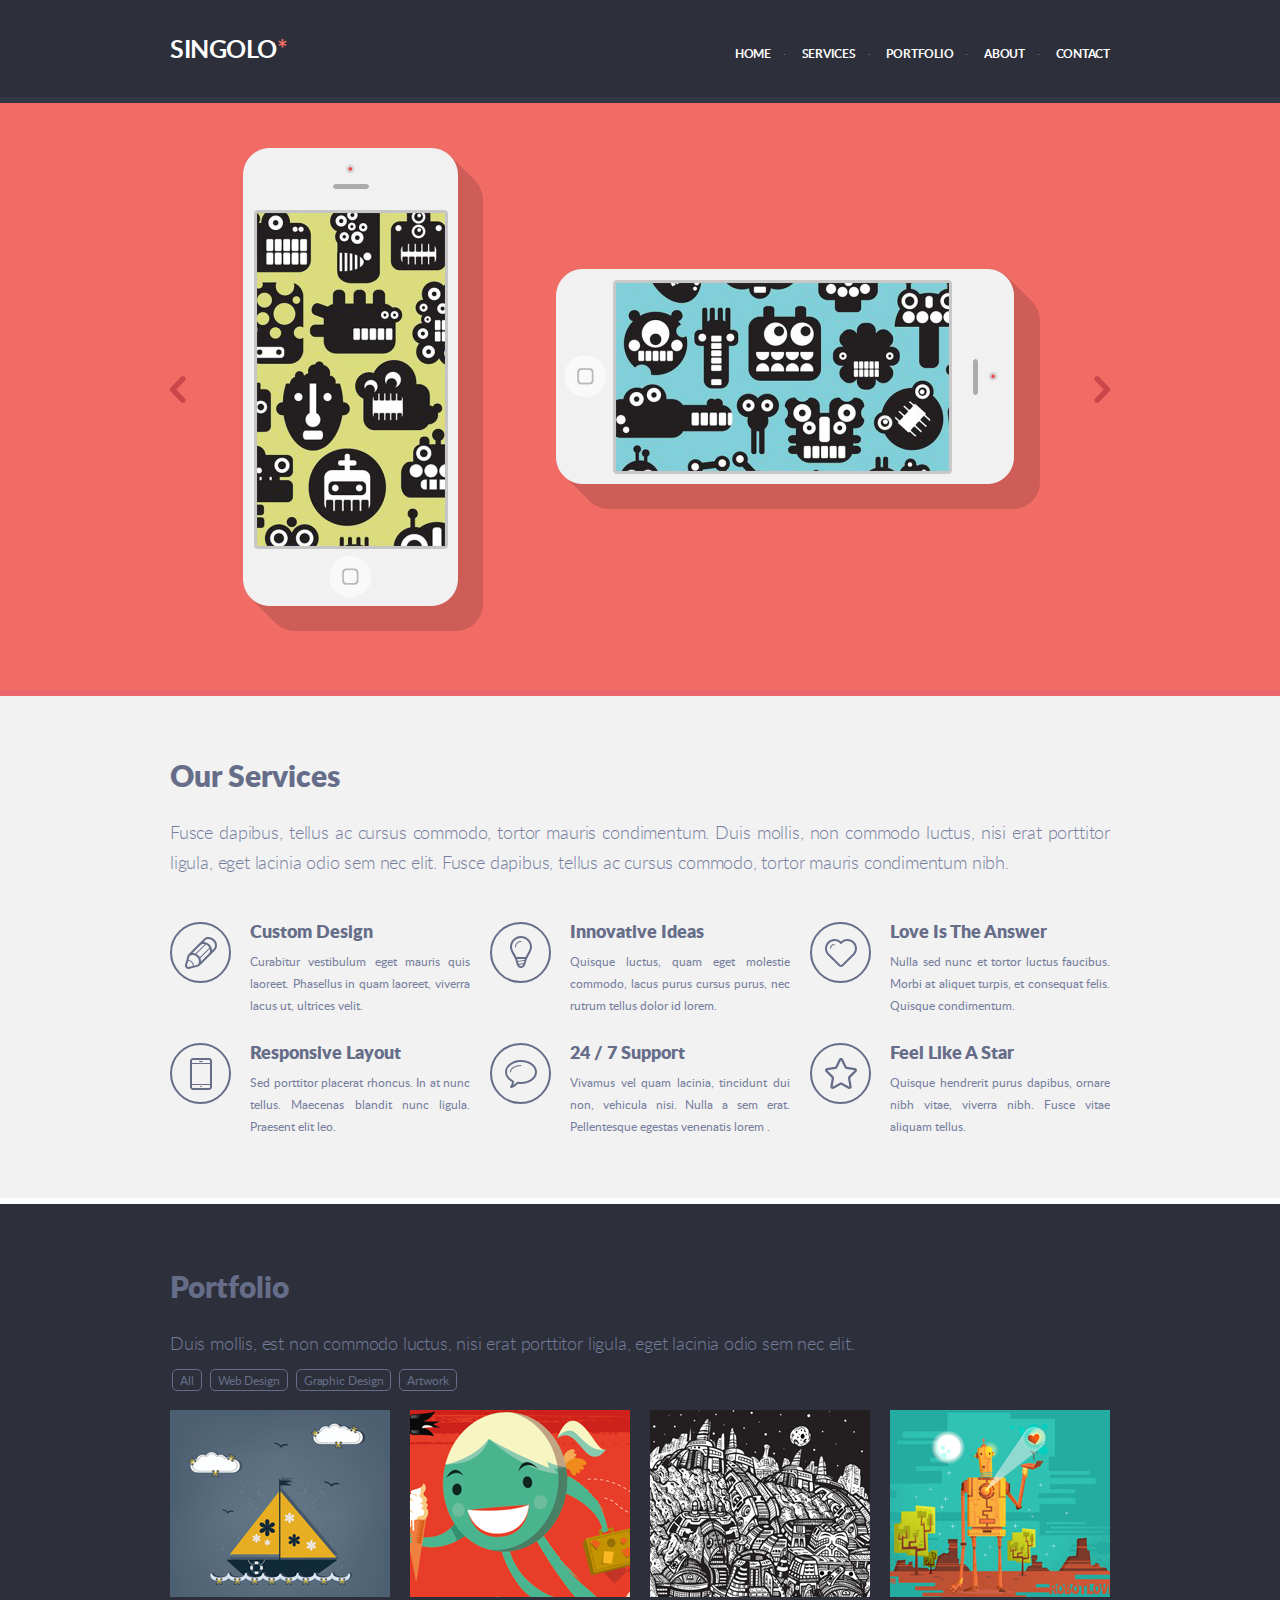
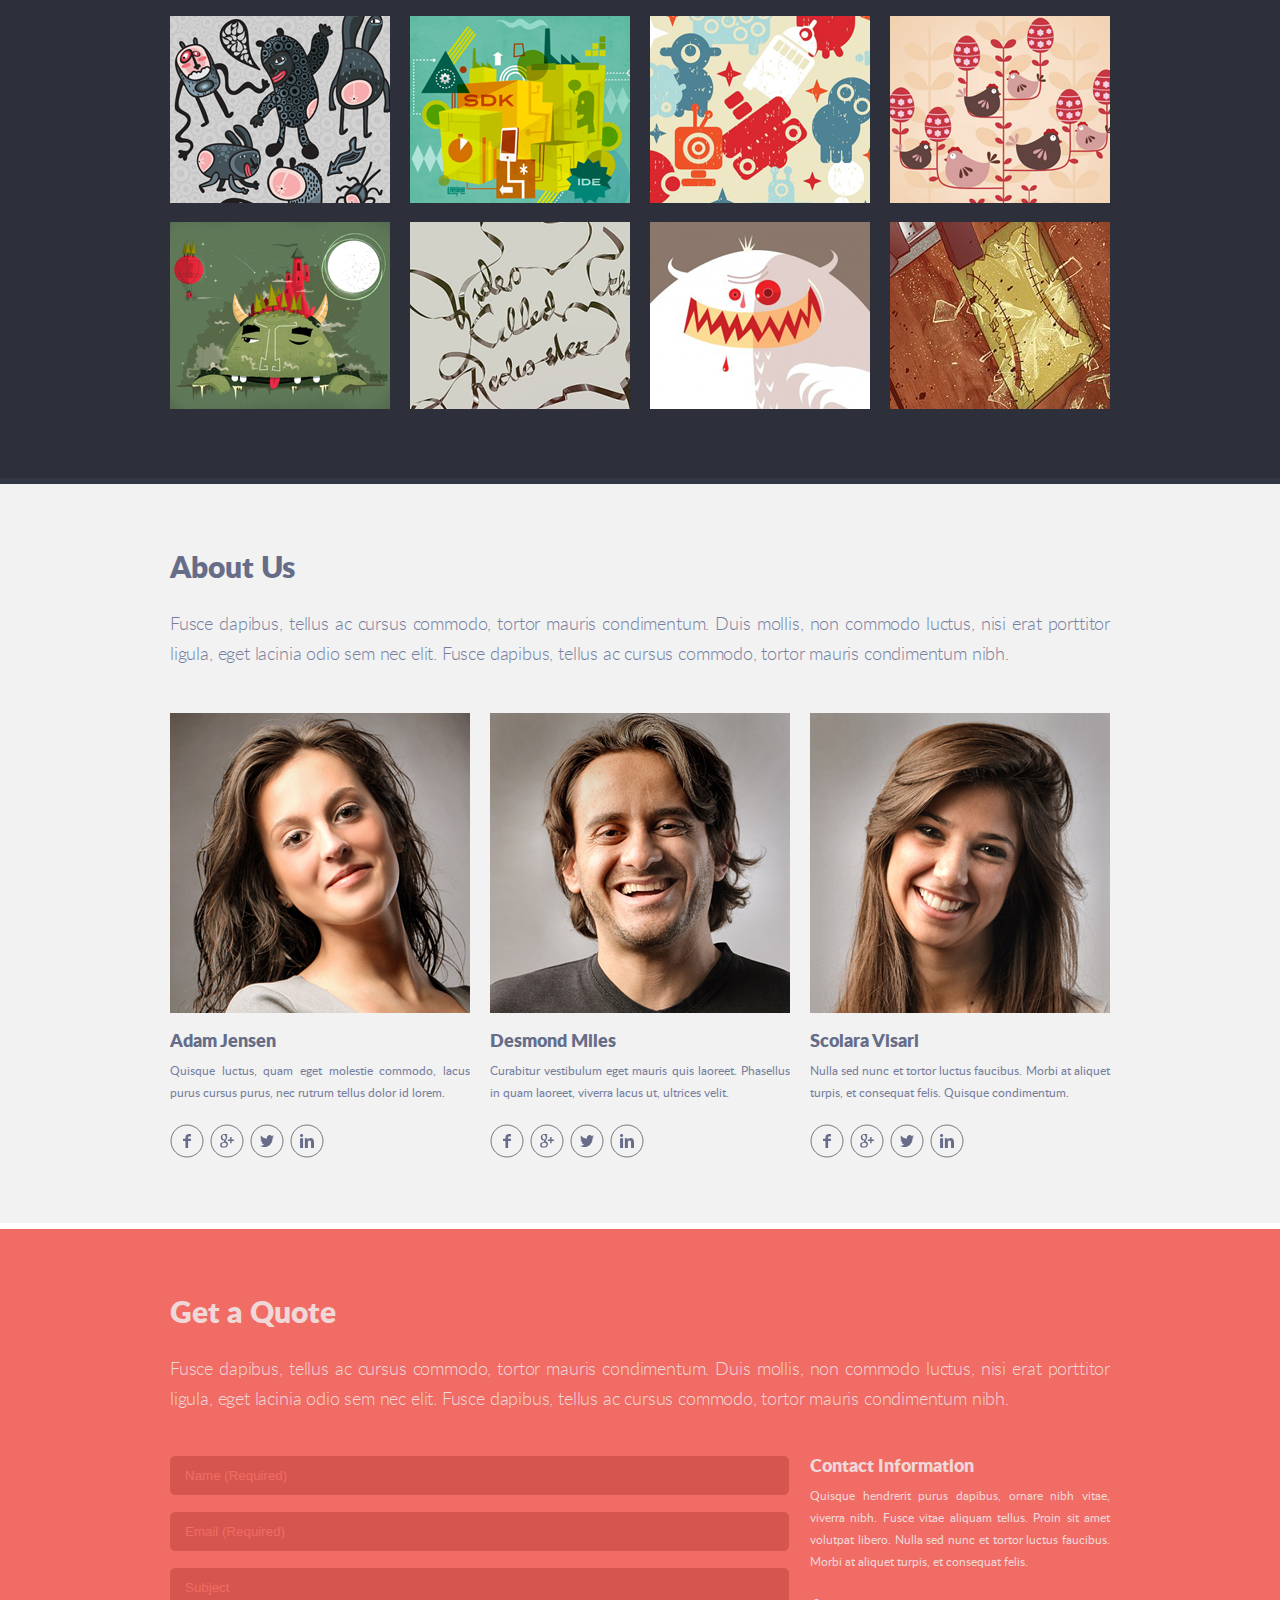
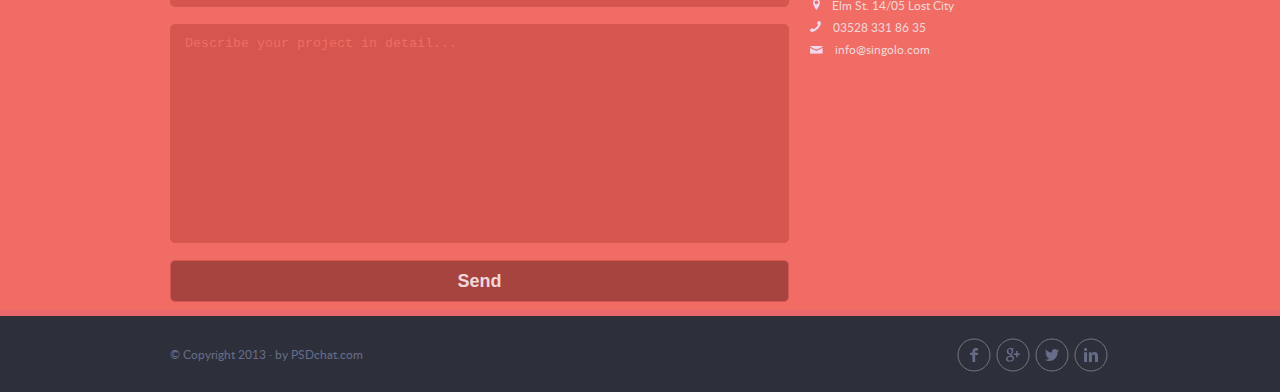
<file: index.html>
<!DOCTYPE html>
<html lang="en">
<head>
  <meta charset="UTF-8">
  <meta name="viewport" content="width=device-width, initial-scale=1.0">
  <title>Singolo</title>
  <link rel="stylesheet" href="https://necolas.github.io/normalize.css/8.0.1/normalize.css">
  <link rel="stylesheet" href="style.css">
  <link rel="stylesheet" href="fonts.css">
</head>
<body>

  <header class="page-header">
    <div class="wrapper">
      <div class="header-content">
        <h1 class="logo">
            <span class="logo_text">Singolo</span>
            <span class="logo_star">*</span>
        </h1>
        <nav class="main-menu">
          <ul id="menu">
            <li><a href="#home">Home</a></li>
            <li><a href="#ourservices">Services</a></li>
            <li><a href="#portfolio">Portfolio</a></li>
            <li><a href="#aboutus">About</a></li>
            <li><a href="#getaquote">Contact</a></li>
          </ul>
        </nav>
      </div>
    </div>
  </header>

  <aside id="home" class="slider-block">
    <div class="wrapper">
      <div id="slide" class="slider">
        <div id="chev-btn-left" onclick="plusSlides(-1)" class="chevron">
          <img src="./assets/img/slider/chev.svg" alt="chevron icon">
        </div>
        <img class="mySlides" id="twoiphones" src="./assets/img/slider/iPhones600800.png" alt="iPhones">
        <img class="mySlides" id="threeiphones" src="./assets/img/slider/iPhonesfor2ndslide.png" alt="iPhones2">
        <div id="chev-btn-right" onclick="plusSlides(1)" class="chevron">
          <img src="./assets/img/slider/chev.svg" alt="chevron icon">
        </div>
      </div>
    </div>
  </aside>

  <main class="main">
    <section id="ourservices" class="services">
      <div class="wrapper">
        <div class="block_title">
          <h2 class="block_name">Our Services</h2>
          <p class="block_description">
            Fusce dapibus, tellus ac cursus commodo, tortor mauris condimentum.
            Duis mollis, non commodo luctus, nisi erat porttitor ligula, eget lacinia odio sem nec elit.
            Fusce dapibus, tellus ac cursus commodo, tortor mauris condimentum nibh.
          </p>
        </div>
        <div class="services_list">
          <div class="service_unit">
            <img src="./assets/img/pen.svg" alt="pen-icon">
            <div class="service_unit_text">
              <h3 class="service_name">Custom Design</h3>
              <p class="service_description">
                Curabitur vestibulum eget mauris quis laoreet.
                Phasellus in quam laoreet, viverra lacus ut, ultrices velit.
              </p>
            </div>
          </div>
          <div class="service_unit">
            <img src="./assets/img/bulb.svg" alt="bulb-icon">
            <div class="service_unit_text">
              <h3 class="service_name">Innovative Ideas</h3>
              <p class="service_description">
                Quisque luctus, quam eget molestie commodo,
                lacus purus cursus purus, nec rutrum tellus dolor id lorem.
              </p>
            </div>
          </div>
          <div class="service_unit">
            <img src="./assets/img/heart.svg" alt="heart-icon">
            <div class="service_unit_text">
              <h3 class="service_name">Love Is The Answer</h3>
              <p class="service_description">
                Nulla sed nunc et tortor luctus faucibus. Morbi at aliquet turpis,
                et consequat felis. Quisque condimentum.
              </p>
            </div>
          </div>
          <div class="service_unit">
            <img src="./assets/img/phone.svg" alt="phone-icon">
            <div class="service_unit_text">
              <h3 class="service_name">Responsive Layout</h3>
              <p class="service_description">
                Sed porttitor placerat rhoncus. In at nunc tellus.
                Maecenas blandit nunc ligula. Praesent elit leo.
              </p>
            </div>
          </div>
          <div class="service_unit">
            <img src="./assets/img/bubble.svg" alt="bubble-icon">
            <div class="service_unit_text">
              <h3 class="service_name">24 / 7 Support</h3>
              <p class="service_description">
                Vivamus vel quam lacinia, tincidunt dui non, vehicula nisi.
                Nulla a sem erat. Pellentesque egestas venenatis lorem .
              </p>
            </div>
          </div>
          <div class="service_unit">
            <img src="./assets/img/star.svg" alt="star-icon">
            <div class="service_unit_text">
              <h3 class="service_name">Feel Like A Star</h3>
              <p class="service_description">
                Quisque hendrerit purus dapibus, ornare nibh vitae,
                viverra nibh. Fusce vitae aliquam tellus.
              </p>
            </div>
          </div>
        </div>
      </div>
    </section>

    <section id="portfolio" class="portfolio">
      <div class="wrapper">
        <div class="block_title">
          <h2 class="block_name">Portfolio</h2>
          <p class="block_description">
            Duis mollis, est non commodo luctus, nisi erat porttitor ligula, eget lacinia odio sem nec elit.
          </p>
          <div class="tags">
            <a href="#all" onclick="tags('default')" >All</a>
            <a href="#web-design" onclick="tags('web')">Web Design</a>
            <a href="#graphic-design" onclick="tags('graphic')">Graphic Design</a>
            <a href="#artwork" onclick="tags('art')">Artwork</a>
          </div>
        </div>
        <div id="portfolio_pics" class="samples-list">
          <div class="sample-unit"><img src="./assets/img/portfolio/1.png" alt="Portfolio sample"></div>
          <div class="sample-unit"><img src="./assets/img/portfolio/2.png" alt="Portfolio sample"></div>
          <div class="sample-unit"><img src="./assets/img/portfolio/3.png" alt="Portfolio sample"></div>
          <div class="sample-unit"><img src="./assets/img/portfolio/4.png" alt="Portfolio sample"></div>
          <div class="sample-unit"><img src="./assets/img/portfolio/5.png" alt="Portfolio sample"></div>
          <div class="sample-unit"><img src="./assets/img/portfolio/6.png" alt="Portfolio sample"></div>
          <div class="sample-unit"><img src="./assets/img/portfolio/7.png" alt="Portfolio sample"></div>
          <div class="sample-unit"><img src="./assets/img/portfolio/8.png" alt="Portfolio sample"></div>
          <div class="sample-unit"><img src="./assets/img/portfolio/9.png" alt="Portfolio sample"></div>
          <div class="sample-unit"><img src="./assets/img/portfolio/10.png" alt="Portfolio sample"></div>
          <div class="sample-unit"><img src="./assets/img/portfolio/11.png" alt="Portfolio sample"></div>
          <div class="sample-unit"><img src="./assets/img/portfolio/12.png" alt="Portfolio sample"></div>
        </div>
      </div>
    </section>
  
    <section id="aboutus" class="about-us">
      <div class="wrapper">
        <div class="block">
          <h2 class="block_name">About Us</h2>
          <p class="block_description">
            Fusce dapibus, tellus ac cursus commodo, tortor mauris condimentum. Duis mollis, non commodo luctus, nisi erat porttitor ligula, 
            eget lacinia odio sem nec elit. Fusce dapibus, tellus ac cursus commodo, tortor mauris condimentum nibh.
          </p>
        </div>
        <div class="cards">
          <div class="card-unit">
            <img src="./assets/img/aboutus/Adam Jensen.png" alt="Adam Jensen">
            <div class="card-unit_text">
              <h3 class="card-unit_name">Adam Jensen</h3>
              <p class="card-unit_description">Quisque luctus, quam eget molestie commodo, 
                lacus purus cursus purus, nec rutrum tellus dolor id lorem.</p>
            </div>
            <div class="socials">
              <a href="#facebook"><img src="./assets/img/aboutus/facebook.svg" alt="facebook"></a>
              <a href="#google+"><img src="./assets/img/aboutus/google+.svg" alt="Google+"></a>
              <a href="#twitter"><img src="./assets/img/aboutus/twitter.svg" alt="Twitter"></a>
              <a href="#linkedin"><img src="./assets/img/aboutus/linkedin.svg" alt="LinkedIn"></a>
            </div>
          </div>
          <div class="card-unit">
            <img src="./assets/img/aboutus/Desmond Miles.png" alt="Desmond Miles">
            <div class="card-unit_text">
              <h3 class="card-unit_name">Desmond Miles</h3>
              <p class="card-unit_description">Curabitur vestibulum eget mauris quis laoreet. 
                Phasellus in quam laoreet, viverra lacus ut, ultrices velit.</p>
            </div>
            <div class="socials">
              <a href="#facebook"><img src="./assets/img/aboutus/facebook.svg" alt="facebook"></a>
              <a href="#google+"><img src="./assets/img/aboutus/google+.svg" alt="Google+"></a>
              <a href="#twitter"><img src="./assets/img/aboutus/twitter.svg" alt="Twitter"></a>
              <a href="#linkedin"><img src="./assets/img/aboutus/linkedin.svg" alt="LinkedIn"></a>
            </div>
          </div>
          <div class="card-unit">
            <img src="./assets/img/aboutus/Scolara Visari.png" alt="Scolara Visari">
            <div class="card-unit_text">
              <h3 class="card-unit_name">Scolara Visari</h3>
              <p class="card-unit_description">Nulla sed nunc et tortor luctus faucibus. 
                Morbi at aliquet turpis, et consequat felis. Quisque condimentum.</p>
            </div>
            <div class="socials">
              <a href="#facebook"><img src="./assets/img/aboutus/facebook.svg" alt="facebook"></a>
              <a href="#google+"><img src="./assets/img/aboutus/google+.svg" alt="Google+"></a>
              <a href="#twitter"><img src="./assets/img/aboutus/twitter.svg" alt="Twitter"></a>
              <a href="#linkedin"><img src="./assets/img/aboutus/linkedin.svg" alt="LinkedIn"></a>
            </div>
          </div>
        </div>
      </div>
    </section>
  
    <section id="getaquote" class="get-a-quote">
      <div class="wrapper">
        <div class="block">
          <h2 class="block_name">Get a Quote</h2>
          <p class="block_description">Fusce dapibus, tellus ac cursus commodo, tortor mauris condimentum. Duis mollis, non commodo luctus, 
            nisi erat porttitor ligula, eget lacinia odio sem nec elit. Fusce dapibus, tellus ac cursus commodo, tortor mauris condimentum nibh.</p>
        </div>
        <div class="contact">
          <form action="#" method="post" class="contact-form">
            <input type="text" name="name" placeholder="Name (Required)" required>
            <input type="email" name="email" placeholder="Email (Required)" required>
            <input type="text" name="subject" placeholder="Subject">
            <textarea name="project" cols="50" rows="13" placeholder="Describe your project in detail..."></textarea>
            <input type="submit" name="submit" value="Send" class="button">
          </form>
          <div class="card-unit">
            <h3 class="card-unit_name">Contact Information</h3>
            <p class="card-unit_description">Quisque hendrerit purus dapibus, ornare nibh vitae, viverra nibh. Fusce vitae aliquam tellus. 
              Proin sit amet volutpat libero. Nulla sed nunc et tortor luctus faucibus. Morbi at aliquet turpis, et consequat felis.</p>
            <p class="card-unit_description">
              <span class="contact_icon"><img src="./assets/img/contacts/location.svg" alt="location"></span> <a href="https://www.google.com/maps/search/Elm+St.+14%2F05+Lost+City">Elm St. 14/05 Lost City</a><br>
              <span class="contact_icon"><img src="./assets/img/contacts/phone.svg" alt="phone"></span> <a href="tel:+1111111111">03528 331 86 35</a><br>
              <span class="contact_icon"><img src="./assets/img/contacts/mail.svg" alt="mail"></span> <a href="mailto:emailname@gmail.com">info@singolo.com</a>
            </p>
          </div>
        </div>
      </div>
    </section>
  </main>

  <footer class="page-footer">
    <div class="wrapper">
      <div class="footer-content">
        <div class="copyright">© Copyright 2013 · by PSDchat.com</div>
        <div class="socials">
          <a href="#facebook"><img src="./assets/img/aboutus/facebook.svg" alt="facebook"></a>
          <a href="#google+"><img src="./assets/img/aboutus/google+.svg" alt="Google+"></a>
          <a href="#twitter"><img src="./assets/img/aboutus/twitter.svg" alt="Twitter"></a>
          <a href="#linkedin"><img src="./assets/img/aboutus/linkedin.svg" alt="LinkedIn"></a>
        </div>
      </div>
    </div>
  </footer>
  <script src="script.js"></script>
</body>
</html>
</file>
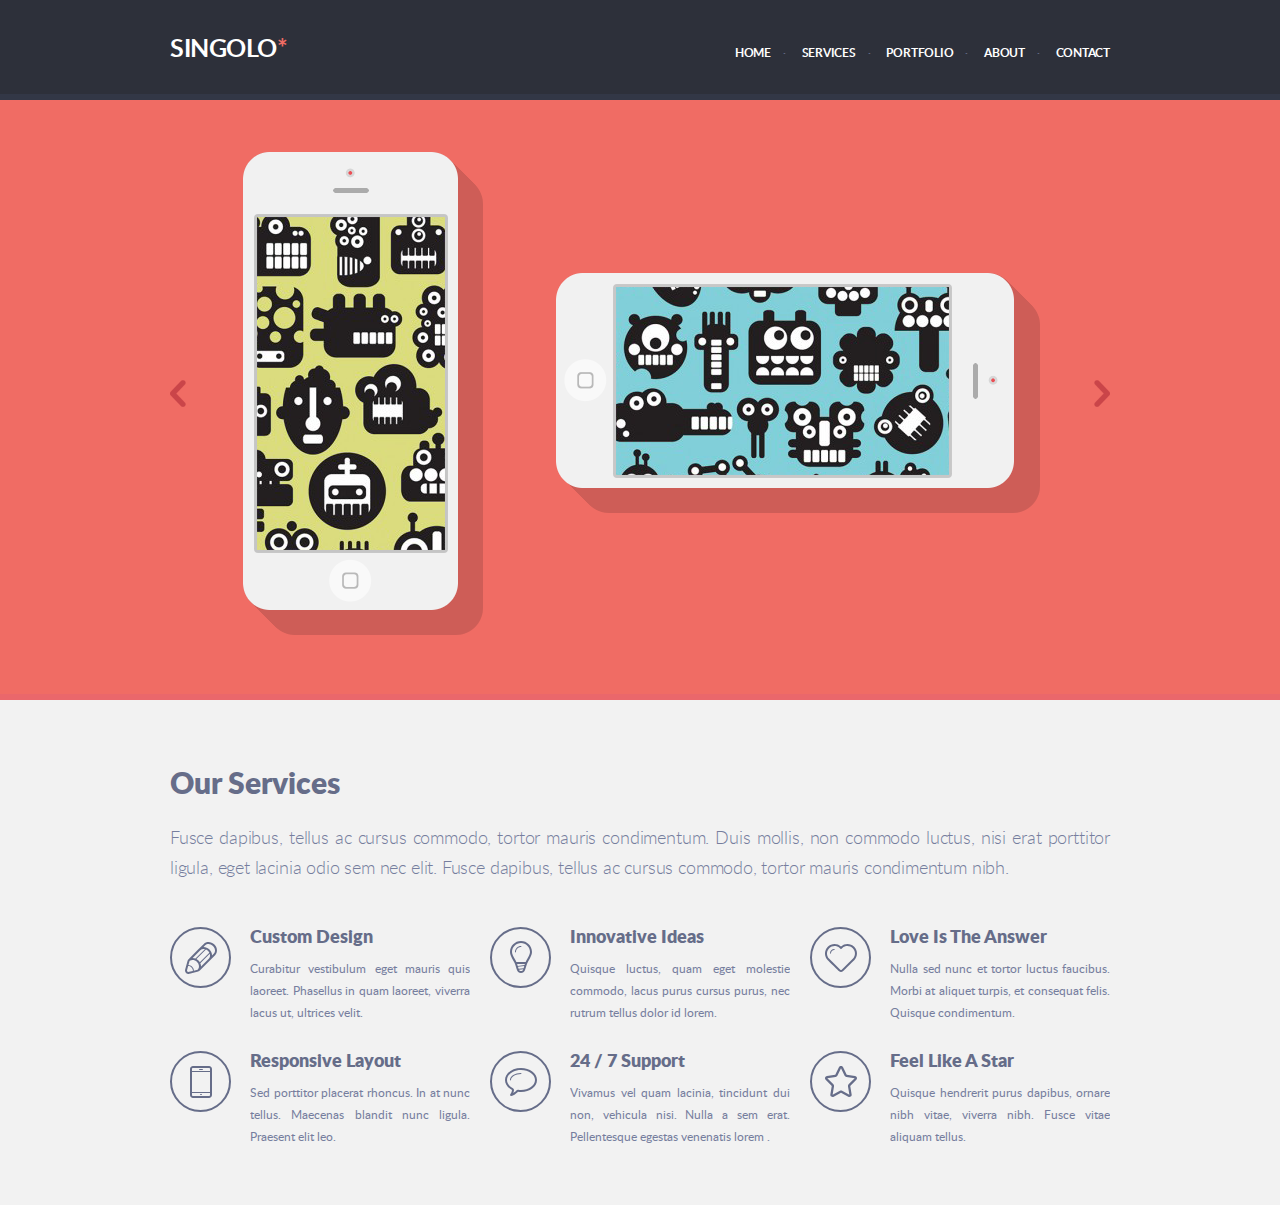
<file: singolo1.html>
<!DOCTYPE html>
<html lang="en">
<head>
  <meta charset="UTF-8">
  <meta name="viewport" content="width=device-width, initial-scale=1.0">
  <title>Singolo. Part 1</title>
  <link rel="stylesheet" href="https://necolas.github.io/normalize.css/8.0.1/normalize.css">
  <link rel="stylesheet" href="singolo1.css">
  <link rel="stylesheet" href="fonts.css">
</head>
<body>
  <header class="page-header">
    <div class="wrapper">
      <div class="header-content">
        <div class="logo">
            <span class="logo_text">Singolo</span>
            <span class="logo_star">*</span>
        </div>
        <nav class="main-menu">
          <ul>
            <li><a href="#home">Home</a></li>
            <li><a href="#services">Services</a></li>
            <li><a href="#portfolio">Portfolio</a></li>
            <li><a href="#about">About</a></li>
            <li><a href="#contact">Contact</a></li>
          </ul>
        </nav>
      </div>
    </div>
  </header>

  <aside class="slider-block">
    <div class="wrapper">
      <div class="slider">
        <div class="chevron">
          <img src="./assets/img/chev.svg" alt="chevron icon">
        </div>
        <img src="./assets/img/iPhones600800.png" alt="iPhones">
        <div class="chevron">
          <img src="./assets/img/chev.svg" alt="chevron icon">
        </div>
      </div>
    </div>
  </aside>

  <main class="services">
    <div class="wrapper">
      <section class="description">
        <div class="title">
          <h1 class="title_name">Our Services</h1>
          <p class="title_description">
            Fusce dapibus, tellus ac cursus commodo, tortor mauris condimentum.
            Duis mollis, non commodo luctus, nisi erat porttitor ligula, eget lacinia odio sem nec elit.
            Fusce dapibus, tellus ac cursus commodo, tortor mauris condimentum nibh.
          </p>
        </div>
        <div class="services_list">
          <div class="service_unit">
            <img src="./assets/img/pen.svg" alt="pen-icon">
            <div class="service_unit_text">
              <h2 class="service_name">Custom Design</h2>
              <p class="service_description">
                Curabitur vestibulum eget mauris quis laoreet.
                Phasellus in quam laoreet, viverra lacus ut, ultrices velit.
              </p>
            </div>
          </div>
          <div class="service_unit">
            <img src="./assets/img/bulb.svg" alt="bulb-icon">
            <div class="service_unit_text">
              <h2 class="service_name">Innovative Ideas</h2>
              <p class="service_description">
                Quisque luctus, quam eget molestie commodo,
                lacus purus cursus purus, nec rutrum tellus dolor id lorem.
              </p>
            </div>
          </div>
          <div class="service_unit">
            <img src="./assets/img/heart.svg" alt="heart-icon">
            <div class="service_unit_text">
              <h2 class="service_name">Love Is The Answer</h2>
              <p class="service_description">
                Nulla sed nunc et tortor luctus faucibus. Morbi at aliquet turpis,
                et consequat felis. Quisque condimentum.
              </p>
            </div>
          </div>
          <div class="service_unit">
            <img src="./assets/img/phone.svg" alt="phone-icon">
            <div class="service_unit_text">
              <h2 class="service_name">Responsive Layout</h2>
              <p class="service_description">
                Sed porttitor placerat rhoncus. In at nunc tellus.
                Maecenas blandit nunc ligula. Praesent elit leo.
              </p>
            </div>
          </div>
          <div class="service_unit">
            <img src="./assets/img/bubble.svg" alt="bubble-icon">
            <div class="service_unit_text">
              <h2 class="service_name">24 / 7 Support</h2>
              <p class="service_description">
                Vivamus vel quam lacinia, tincidunt dui non, vehicula nisi.
                Nulla a sem erat. Pellentesque egestas venenatis lorem .
              </p>
            </div>
          </div>
          <div class="service_unit">
            <img src="./assets/img/star.svg" alt="star-icon">
            <div class="service_unit_text">
              <h2 class="service_name">Feel Like A Star</h2>
              <p class="service_description">
                Quisque hendrerit purus dapibus, ornare nibh vitae,
                viverra nibh. Fusce vitae aliquam tellus.
              </p>
            </div>
          </div>
        </div>
        </section>
    </div>
  </main>
</body>
</html>
</file>
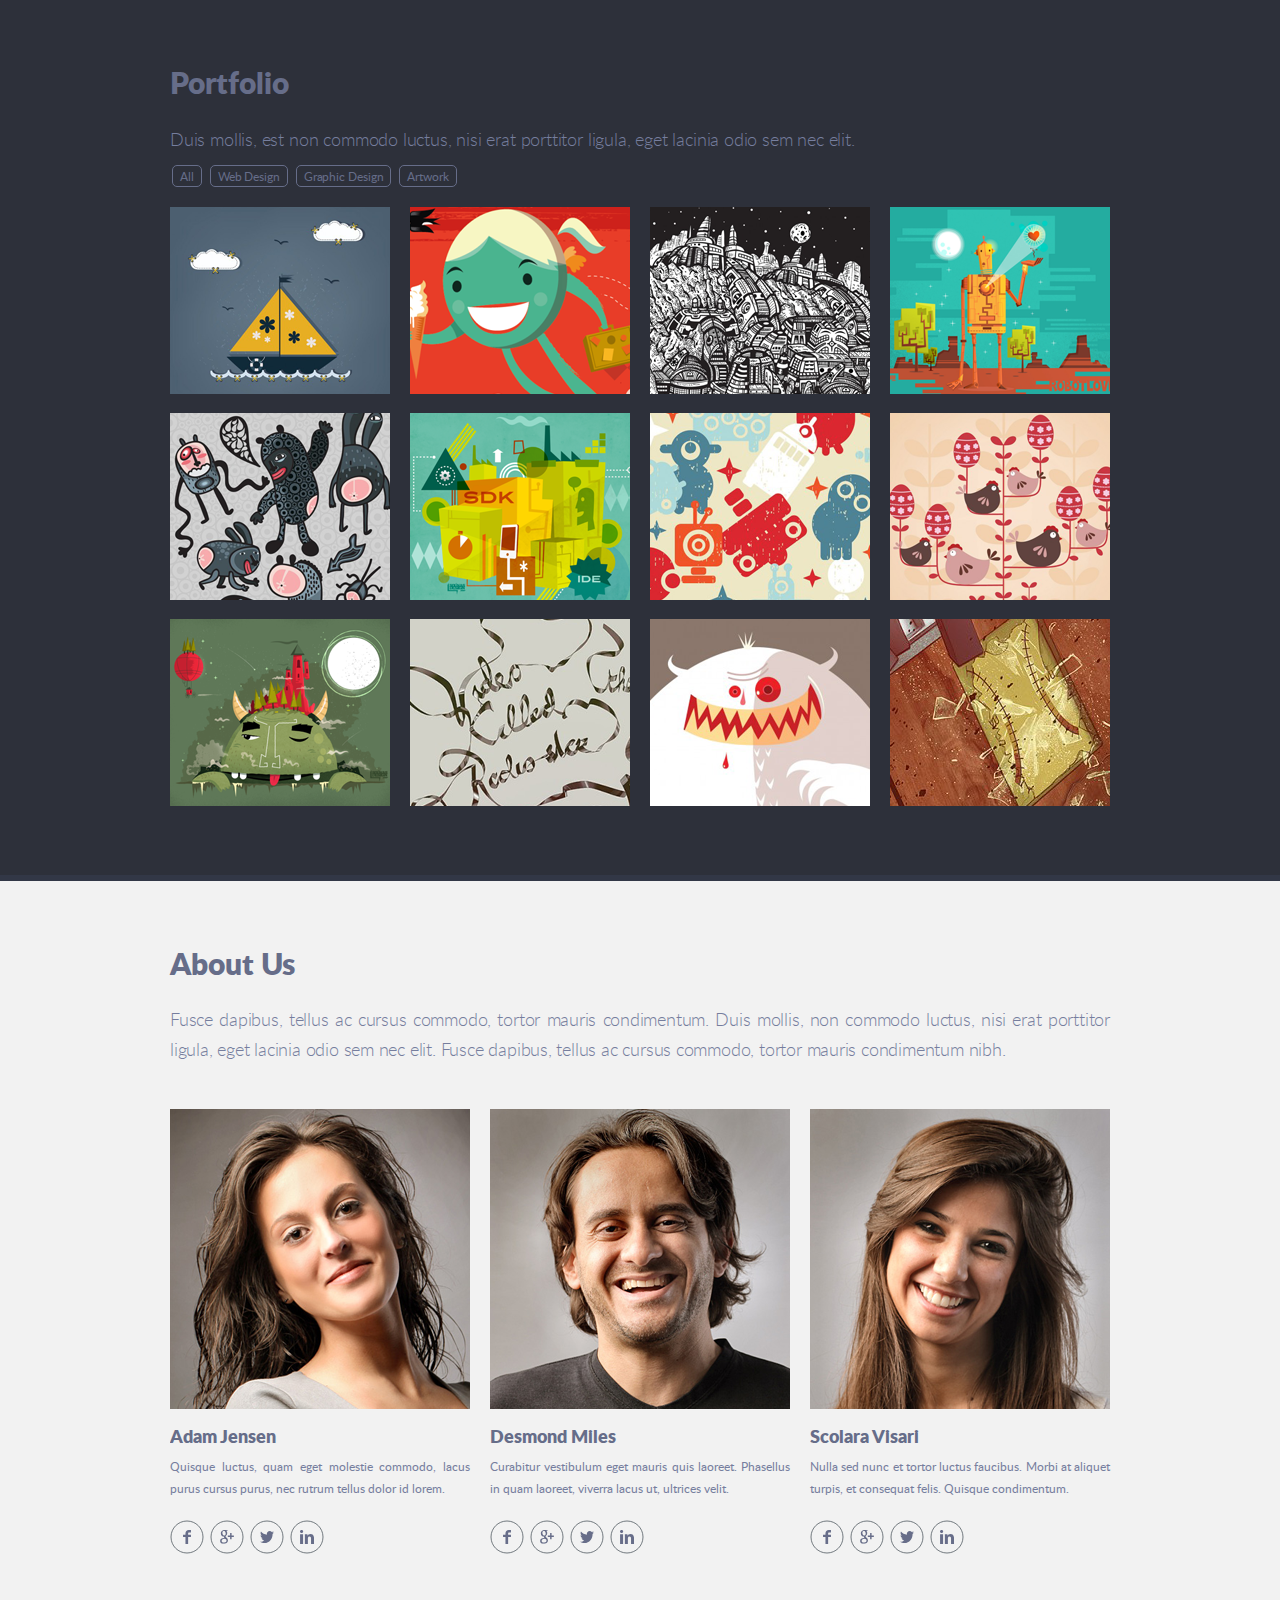
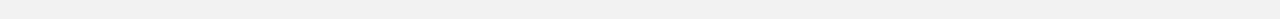
<file: singolo2.html>
<!DOCTYPE html>
<html lang="en">
<head>
  <meta charset="UTF-8">
  <meta name="viewport" content="width=device-width, initial-scale=1.0">
  <title>Singolo. Part 2</title>
  <link rel="stylesheet" href="https://necolas.github.io/normalize.css/8.0.1/normalize.css">
  <link rel="stylesheet" href="singolo2.css">
  <link rel="stylesheet" href="fonts.css">
</head>
<body>
  <section class="portfolio">
    <div class="wrapper">
      <div class="title">
        <h2 class="title_name">Portfolio</h2>
        <p class="title_description">
          Duis mollis, est non commodo luctus, nisi erat porttitor ligula, eget lacinia odio sem nec elit.
        </p>
        <div class="tags">
          <a href="#all">All</a>
          <a href="#web-design">Web Design</a>
          <a href="#graphic-design">Graphic Design</a>
          <a href="#artwork">Artwork</a>
        </div>
      </div>
      <div class="samples-list">
        <div class="sample-unit"><img src="./assets/img/portfolio/1.png" alt="Portfolio sample"></div>
        <div class="sample-unit"><img src="./assets/img/portfolio/2.png" alt="Portfolio sample"></div>
        <div class="sample-unit"><img src="./assets/img/portfolio/3.png" alt="Portfolio sample"></div>
        <div class="sample-unit"><img src="./assets/img/portfolio/4.png" alt="Portfolio sample"></div>
        <div class="sample-unit"><img src="./assets/img/portfolio/5.png" alt="Portfolio sample"></div>
        <div class="sample-unit"><img src="./assets/img/portfolio/6.png" alt="Portfolio sample"></div>
        <div class="sample-unit"><img src="./assets/img/portfolio/7.png" alt="Portfolio sample"></div>
        <div class="sample-unit"><img src="./assets/img/portfolio/8.png" alt="Portfolio sample"></div>
        <div class="sample-unit"><img src="./assets/img/portfolio/9.png" alt="Portfolio sample"></div>
        <div class="sample-unit"><img src="./assets/img/portfolio/10.png" alt="Portfolio sample"></div>
        <div class="sample-unit"><img src="./assets/img/portfolio/11.png" alt="Portfolio sample"></div>
        <div class="sample-unit"><img src="./assets/img/portfolio/12.png" alt="Portfolio sample"></div>
      </div>
    </div>
  </section>

  <section class="about-us">
    <div class="wrapper">
      <div class="title">
        <h2 class="title_name">About Us</h2>
        <p class="title_description">
          Fusce dapibus, tellus ac cursus commodo, tortor mauris condimentum. Duis mollis, non commodo luctus, nisi erat porttitor ligula, 
          eget lacinia odio sem nec elit. Fusce dapibus, tellus ac cursus commodo, tortor mauris condimentum nibh.
        </p>
      </div>
      <div class="cards">
        <div class="card-unit">
          <img src="./assets/img/aboutus/Adam Jensen.png" alt="Adam Jensen">
          <div class="card-unit_text">
            <h3 class="card-unit_name">Adam Jensen</h3>
            <p class="card-unit_description">Quisque luctus, quam eget molestie commodo, 
              lacus purus cursus purus, nec rutrum tellus dolor id lorem.</p>
          </div>
          <div class="socials">
            <a href="#facebook"><img src="./assets/img/aboutus/facebook.svg" alt="facebook"></a>
            <a href="#google+"><img src="./assets/img/aboutus/google+.svg" alt="Google+"></a>
            <a href="#twitter"><img src="./assets/img/aboutus/twitter.svg" alt="Twitter"></a>
            <a href="#linkedin"><img src="./assets/img/aboutus/linkedin.svg" alt="LinkedIn"></a>
          </div>
        </div>
        <div class="card-unit">
          <img src="./assets/img/aboutus/Desmond Miles.png" alt="Desmond Miles">
          <div class="card-unit_text">
            <h3 class="card-unit_name">Desmond Miles</h3>
            <p class="card-unit_description">Curabitur vestibulum eget mauris quis laoreet. 
              Phasellus in quam laoreet, viverra lacus ut, ultrices velit.</p>
          </div>
          <div class="socials">
            <a href="#facebook"><img src="./assets/img/aboutus/facebook.svg" alt="facebook"></a>
            <a href="#google+"><img src="./assets/img/aboutus/google+.svg" alt="Google+"></a>
            <a href="#twitter"><img src="./assets/img/aboutus/twitter.svg" alt="Twitter"></a>
            <a href="#linkedin"><img src="./assets/img/aboutus/linkedin.svg" alt="LinkedIn"></a>
          </div>
        </div>
        <div class="card-unit">
          <img src="./assets/img/aboutus/Scolara Visari.png" alt="Scolara Visari">
          <div class="card-unit_text">
            <h3 class="card-unit_name">Scolara Visari</h3>
            <p class="card-unit_description">Nulla sed nunc et tortor luctus faucibus. 
              Morbi at aliquet turpis, et consequat felis. Quisque condimentum.</p>
          </div>
          <div class="socials">
            <a href="#facebook"><img src="./assets/img/aboutus/facebook.svg" alt="facebook"></a>
            <a href="#google+"><img src="./assets/img/aboutus/google+.svg" alt="Google+"></a>
            <a href="#twitter"><img src="./assets/img/aboutus/twitter.svg" alt="Twitter"></a>
            <a href="#linkedin"><img src="./assets/img/aboutus/linkedin.svg" alt="LinkedIn"></a>
          </div>
        </div>
      </div>
    </div>
  </section>

</body>
</html>
</file>
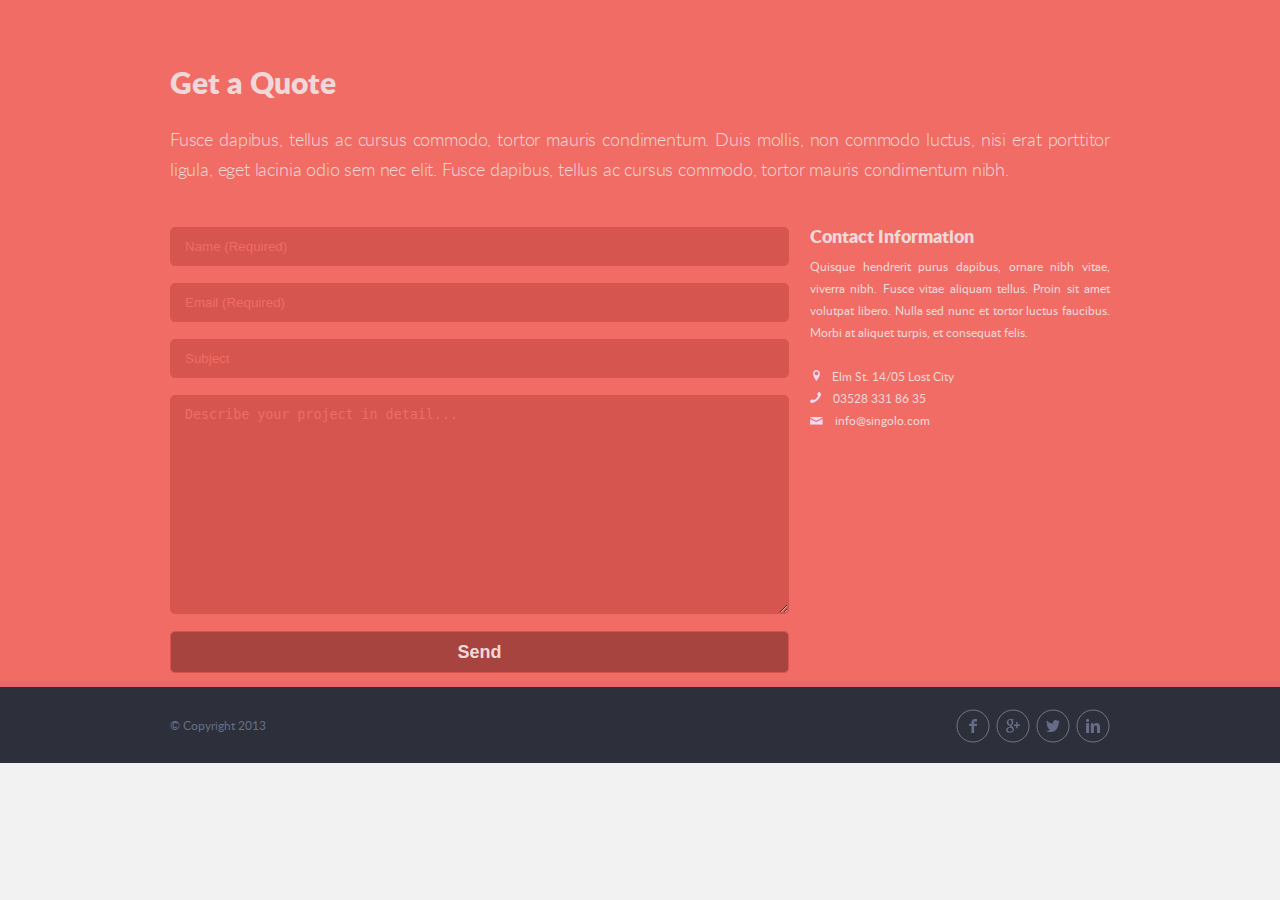
<file: singolo3.html>
<!DOCTYPE html>
<html lang="en">
<head>
  <meta charset="UTF-8">
  <meta name="viewport" content="width=device-width, initial-scale=1.0">
  <title>Singolo. Part 3</title>
  <link rel="stylesheet" href="https://necolas.github.io/normalize.css/8.0.1/normalize.css">
  <link rel="stylesheet" href="singolo3.css">
  <link rel="stylesheet" href="fonts.css">
</head>
<body>
  <section class="get-a-quote">
    <div class="wrapper">
      <div class="title">
        <h2 class="title_name">Get a Quote</h2>
        <p class="title_description">Fusce dapibus, tellus ac cursus commodo, tortor mauris condimentum. Duis mollis, non commodo luctus, 
          nisi erat porttitor ligula, eget lacinia odio sem nec elit. Fusce dapibus, tellus ac cursus commodo, tortor mauris condimentum nibh.</p>
      </div>
      <div class="contact">
        <form action=action="#" method="post" class="contact-form">
          <input type="text" name="name" placeholder="Name (Required)" required>
          <input type="email" name="email" placeholder="Email (Required)" required>
          <input type="text" name="subject" placeholder="Subject">
          <textarea name="project" cols="50" rows="13" placeholder="Describe your project in detail..."></textarea>
          <input type="submit" name="submit" value="Send" class="button">
        </form>
        <div class="card-unit">
          <h3 class="card-unit_name">Contact Information</h3>
          <p class="card-unit_description">Quisque hendrerit purus dapibus, ornare nibh vitae, viverra nibh. Fusce vitae aliquam tellus. 
            Proin sit amet volutpat libero. Nulla sed nunc et tortor luctus faucibus. Morbi at aliquet turpis, et consequat felis.</p>
          <p class="card-unit_description">
            <span class="contact_icon"><img src="./assets/img/contacts/location.svg" alt="location"></span> <a href="https://www.google.com/maps/search/Elm+St.+14%2F05+Lost+City">Elm St. 14/05 Lost City</a><br>
            <span class="contact_icon"><img src="./assets/img/contacts/phone.svg" alt="phone"></span> <a href="tel:+1111111111">03528 331 86 35</a><br>
            <span class="contact_icon"><img src="./assets/img/contacts/mail.svg" alt="mail"></span> <a href="mailto:emailname@gmail.com">info@singolo.com</a>
          </p>
        </div>
      </div>
    </div>
  </section>

  <footer class="page-footer">
    <div class="wrapper">
      <div class="footer-content">
        <div class="copyright">© Copyright 2013</div>
        <div class="socials">
          <a href="#facebook"><img src="./assets/img/aboutus/facebook.svg" alt="facebook"></a>
          <a href="#google+"><img src="./assets/img/aboutus/google+.svg" alt="Google+"></a>
          <a href="#twitter"><img src="./assets/img/aboutus/twitter.svg" alt="Twitter"></a>
          <a href="#linkedin"><img src="./assets/img/aboutus/linkedin.svg" alt="LinkedIn"></a>
        </div>
      </div>
    </div>
  </footer>
</body>
</html>
</file>
<file: style.css>
html {
  font-size: 10px;
}

:root {
  scroll-behavior: smooth;
}

body {
  box-sizing: border-box;
  margin: 0px auto;
  max-width: 100%;

  font-size: 1.6rem;
  font-family: "Lato", Verdana, sans-serif;
  text-align: justify;
  
  background-color: #f2f2f2;
}

.wrapper {
  max-width: 940px;
  margin: auto;
}

a {
  text-decoration: none;
  color: white;
}

a:hover {
  color: #faaaa5;
}

a.active {
  color: #f06c64;
}

/*----------------HEADER----------------*/

.page-header {
  position: fixed;
  width: 100%;
  z-index: 10;

  background-color: #2d303a;
  color: white;
  border-bottom: 6px solid #323746;
}

.header-content {
  display: flex;
  padding-top: 14px;
  padding-bottom: 14px;
  align-items: baseline;
  text-transform: uppercase;
  font-weight: 700;
}

.logo {
  display: flex;
  flex-grow: 1;
  font-size: 25px;
  letter-spacing: -0.02em;
}

.logo_star {
  color: #f06c64;
}

.main-menu ul {
  padding: 0;
  list-style: none;
}

.main-menu li {
  display: inline-block;
  margin-left: 2em;

  font-size: 12px;
  letter-spacing: -0.02em;
}

.main-menu li + li::before {
  content: ".";
  position: relative; 
  left: -16px;
  bottom: 3px;
  color: #666d89;
}

/*----------------ASIDE.SLIDER----------------*/

.slider-block {
  padding-top: 96px;
  padding-bottom: 12px;
  background-color: #f06c64;
  border-bottom: 6px solid #ea676b;
}

.slider {
  display: flex;
  justify-content: space-between;
  align-items: center;
}

.slider img.hidden {
  display: none;
}

.chevron:first-child {
  transform: scale(1, -1);
}

.chevron:last-child {
  transform: scale(-1, -1);
}

.chevron:hover {
  cursor: pointer;
  filter: brightness(0.5);
}

/*----------------MAIN.SERVICES----------------*/

.services {
  padding-top: 57px;
  padding-bottom: 49px;
  border-bottom: 6px solid #ffffff;
}

.block_title {
  margin-bottom: 45px;
}

.block_name,
.service_name {
  font-weight: 900;
  color: #666d89;
}

h2 {
  margin: auto;
  font-size: 30px;
}

h3 {
  font-size: 18px;
  line-height: 18px;
}

.block_description {
  font-size: 18px;
  line-height: 30px;
  font-weight: 300;
  letter-spacing: -0.01em;
}

.block_description,
.service_description {
  color: #767e9e;
}

.service_description {
  margin-top: 10px;
  font-size: 12px;
  line-height: 22px;
}

.services_list {
  height: 227px;
  display: flex;
  flex-wrap: wrap;
  justify-content: space-between;
  align-content: space-between;
}

.service_unit {
  display: flex;
  width: 300px;
  flex-wrap: wrap;
}

.service_unit img {
  align-self: flex-start;
  margin-right: auto;
  background-color: #f2f2f2;
}

.service_unit_text {
  width: 220px;
  max-height: 106px;
  overflow: hidden;
}

.service_unit h3 {
  margin: auto;
}

/*----------------PORTFOLIO----------------*/

.portfolio {
  padding-top: 60px;
  padding-bottom: 64px;

  background-color: #2d303a;
  border-bottom: 6px solid #323746;
}

.portfolio .block_title {
  margin-bottom: -1px;
}

.block_name,
.service_name {
  font-weight: 900;
  color: #666d89;
}

h2 {
  margin: auto;
  font-size: 30px;
}

.tags {
  margin: -8px auto 20px;
}

.tags a {
  display: inline-block;
  padding: 0px 7px;
  margin: 0px 2px;

  font-size: 12px;
  font-weight: 400;
  line-height: 20px;
  letter-spacing: -0.008em;

  border: 1px solid;
  border-radius: 5px;

  text-decoration: none;
  color: #666d89;
}

.tags li:hover,
.tags a:hover {
  color: grey;
}

.tags li.active,
.tags a.active {
  color: white;
}


.block_description {
  margin-top: 20px;

  font-size: 18px;
  line-height: 30px;
  font-weight: 300;
  letter-spacing: -0.01em;
}

.samples-list {
  height: 604px;
  display: flex;
  flex-wrap: wrap;
  justify-content: space-between;
  align-content: space-between;
}

.sample-unit:nth-child(n+13) {
  display: none;
}

/*----------------ABOUT US----------------*/

.about-us {
  padding-top: 60px;
  padding-bottom: 68px;
  border-bottom: 6px solid #ffffff;
}

.about-us .title_description {
  margin-top: 19px;
  letter-spacing: -0.21px;
}

.cards {
  display: flex;
  flex-wrap: wrap;
  justify-content: space-between;

  margin-top: 45px;
}

.card-unit {
  width: 300px;
  max-height: 442px;
  display: flex;
  flex-direction: column;
}

h3 {
  font-size: 18px;
  line-height: 18px;

  font-weight: 900;
  color: #666d89;
}

.card-unit_name {
  margin-bottom: -2px;
  padding-bottom: 5px;

  white-space: nowrap;
  overflow: hidden;
  text-overflow: ellipsis;
}

.card-unit_description {
  margin-top: 7px;
  margin-bottom: 21px;

  color: #767e9e;
  font-size: 12px;
  line-height: 22px;
}

.socials a {
  margin-right: 2px;

  filter: invert(45%) sepia(9%)
  saturate(1139%) hue-rotate(191deg)
  brightness(91%) contrast(84%);
}

.socials a:hover {
  filter: brightness(0.5);
}

/*----------------GET A QUOTE----------------*/

.get-a-quote {
  padding-top: 60px;
  padding-bottom: 0px;

  color: #f0d8d9;
  background-color: #f06c64;
}

.get-a-quote .block_name {
  font-weight: 900;
  color: #f0d8d9;
}

h2 {
  margin: auto;
  font-size: 30px;
}

.get-a-quote .block_description {
  margin-top: 20px;

  font-size: 18px;
  line-height: 30px;
  font-weight: 300;
  letter-spacing: -0.01em;
  color: #f0d8d9;
}

.contact {
  display: flex;
  flex-wrap: wrap;
  justify-content: space-between;

  margin-top: 43px;
}

.contact-form {
  display: flex;
  flex-direction: column;
  justify-content: space-between;
  width: 619px;

  font-size: 12px;
  line-height: 22px;
  color: #f06c64;
}

.contact-form input,
.contact-form textarea {
  padding: 11px 14px;
  margin-bottom: 17px;

  background-color: #d6564f;
  border: 1px solid #d6564f;
  border-radius: 5px;
  resize: none;
}

::placeholder {
  color: #f06c64;
  opacity: 1; /* Firefox */
}

.contact-form .button {
  font-size: 18px;
  line-height: 18px;

  font-weight: 900;
  color: #f0d8d9;
  background-color: #a7443f;
}

.contact-form .button:hover {
  background-color: #d6564f;
  cursor: pointer;
}

.get-a-quote .card-unit {
  width: 300px;
  max-height: 442px;
  display: flex;
  flex-direction: column;
}

h3 {
  font-size: 18px;
  line-height: 18px;

  font-weight: 900;
}

.get-a-quote .card-unit_name {
  margin-top: 0px;
  margin-bottom: -2px;
  padding-bottom: 5px;

  white-space: nowrap;
  overflow: hidden;
  text-overflow: ellipsis;
  color: #f0d8d9;
}

.get-a-quote .card-unit_description {
  margin-top: 7px;
  margin-bottom: 21px;

  font-size: 12px;
  line-height: 22px;
  color: #f0d8d9;
}

.get-a-quote .card-unit_description:last-child {
  margin-top: 1px;
}

.get-a-quote .card-unit_description a {
  color: #f0d8d9;
}

.contact_icon {
  padding-right: 9px;
  filter: invert(98%) sepia(98%) saturate(385%) 
  hue-rotate(247deg) brightness(100%) contrast(89%);
}

.contact_icon:first-child {
  padding-left: 3px;
}

/*----------------FOOTER----------------*/

.page-footer {
  margin-top: -9px;
  border-top: 6px solid #ea676b;

  background-color: #2d303a;
  color: white;
}

.footer-content {
  display: flex;
  justify-content: space-between;
  min-height: 76px;
  align-items: center;

  font-weight: 400;
  font-size: 12px;
  line-height: 22px;
}

.copyright {
  color: #666d89;
}

.footer-content .socials {
  margin-top: 8px;
}

.footer-content .socials a {
  filter: invert(45%) sepia(9%)
  saturate(1139%) hue-rotate(191deg)
  brightness(91%) contrast(84%);
}

.footer-content .socials a:hover {
  filter: invert(100%) sepia(100%) saturate(50%) 
  hue-rotate(247deg) brightness(100%) contrast(89%)
}
</file>
<file: fonts.css>
@font-face {
  font-family: "Lato";
  font-style: normal;
  font-weight: 300;
  src:
    local("Lato Light"),
    url("./assets/fonts/lato-light.woff2") format("woff2");
}

@font-face {
  font-family: "Lato";
  font-style: normal;
  font-weight: 400;
  src:
    local("Lato Regular"),
    url("./assets/fonts/lato-regular.woff2") format("woff2");
}

@font-face {
  font-family: "Lato";
  font-style: normal;
  font-weight: 700;
  src:
    local("Lato Bold"),
    url("./assets/fonts/lato-bold.woff2") format("woff2");
}

@font-face {
  font-family: "Lato";
  font-style: normal;
  font-weight: 900;
  src:
    local("Lato Black"),
    url("./assets/fonts/lato-black.woff2") format("woff2");
}
</file>
<file: singolo1.css>
html {
  font-size: 10px;
}

body {
  box-sizing: border-box;
  margin: 0px auto;
  max-width: 100%;

  font-size: 1.6rem;
  font-family: 'Lato', Verdana, sans-serif;
  text-align: justify;
  
  background-color: #f2f2f2;
}

.wrapper {
  max-width: 940px;
  margin: auto;
}

a {
  text-decoration: none;
  color: white;
}

a:hover {
  color: #f06c64;
}

a:active {
  color: orange;
}

/*----------------HEADER----------------*/

.page-header {
  background-color: #2d303a;
  color: white;
  border-bottom: 6px solid #323746;
}

.header-content {
  display: flex;
  padding-top: 23px;
  padding-bottom: 16px; /* because of border-bottom */
  align-items: baseline;
  text-transform: uppercase;
  font-weight: 700;
}

.logo {
  display: flex;
  flex-grow: 1;
  font-size: 25px;
  letter-spacing: -0.02em;
}

.logo_star {
  color: #f06c64;
}

.main-menu ul {
  padding: 0;
  list-style: none;
}

.main-menu li {
  display: inline-block;
  margin-left: 2em;

  font-size: 12px;
  letter-spacing: -0.02em;
}

.main-menu li + li::before {
  content: ".";
  position: relative; 
  left: -16px;
  bottom: 3px;
  color: #666d89;
}

/*----------------ASIDE.SLIDER----------------*/

.slider-block {
  padding-bottom: 12px;
  background-color: #f06c64;
  border-bottom: 6px solid #ea676b;
}

.slider {
  display: flex;
  justify-content: space-between;
  align-items: center;
}

.chevron:first-child {
  transform: scale(1, -1);
}

.chevron:last-child {
  transform: scale(-1, -1);
}

.chevron:hover {
  filter: brightness(0.5);
}

/*----------------MAIN.SERVICES----------------*/

.services {
  padding-top: 60px;
  padding-bottom: 48px;
  border-bottom: 6px solid #ffffff;
}

.title {
  margin-bottom: 45px;
}

.title_name,
.service_name {
  font-weight: 900;
  color: #666d89;
}

h1 {
  margin: auto;
  font-size: 30px;
}

h2 {
  font-size: 18px;
  line-height: 18px;
}

.title_description {
  font-size: 18px;
  line-height: 30px;
  font-weight: 300;
  letter-spacing: -0.01em;
}

.title_description,
.service_description {
  color: #767e9e;
}

.service_description {
  font-size: 12px;
  line-height: 22px;
}

.services_list {
  height: 230px;
  display: flex;
  flex-wrap: wrap;
  justify-content: space-between;
  align-content: space-between;
}

.service_unit {
  display: flex;
  width: 300px;
  flex-wrap: wrap;
}

.service_unit img {
  align-self: flex-start;
  margin-right: auto;
  background-color: #f2f2f2;
}

.service_unit_text {
  width: 220px;
  max-height: 106px;
  overflow: hidden;
}

.service_unit h2 {
  margin: auto;
}
</file>
<file: singolo2.css>
html {
  font-size: 10px;
}

body {
  box-sizing: border-box;
  margin: 0px auto;
  max-width: 100%;

  font-size: 1.6rem;
  font-family: 'Lato', Verdana, sans-serif;
  text-align: justify;
  
  color: #767e9e;
  background-color: #f2f2f2;
}

.wrapper {
  max-width: 940px;
  margin: auto;
}

/*----------------PORTFOLIO----------------*/

.portfolio {
  padding-top: 60px;
  padding-bottom: 64px;

  background-color: #2d303a;
  border-bottom: 6px solid #323746;
}

.title_name,
.service_name {
  font-weight: 900;
  color: #666d89;
}

h2 {
  margin: auto;
  font-size: 30px;
}

.tags {
  margin: -8px auto 20px;
}

.tags a {
  display: inline-block;
  padding: 0px 7px;
  margin: 0px 2px;

  font-size: 12px;
  font-weight: 400;
  line-height: 20px;
  letter-spacing: -0.008em;

  border: 1px solid;
  border-radius: 5px;

  text-decoration: none;
  color: #666d89;
}

.tags li:hover,
.tags a:hover {
  color: white;
}

.title_description {
  margin-top: 20px;

  font-size: 18px;
  line-height: 30px;
  font-weight: 300;
  letter-spacing: -0.01em;
}

.samples-list {
  height: 604px;
  display: flex;
  flex-wrap: wrap;
  justify-content: space-between;
  align-content: space-between;
}

.sample-unit:nth-child(n+13) {
  display: none;
}

/*----------------ABOUT US----------------*/

.about-us {
  padding-top: 60px;
  padding-bottom: 68px;
  border-bottom: 6px solid #ffffff;
}

.about-us .title_description {
  margin-top: 19px;
  letter-spacing: -0.21px;
}

.cards {
  display: flex;
  flex-wrap: wrap;
  justify-content: space-between;

  margin-top: 45px;
}

.card-unit {
  width: 300px;
  max-height: 442px;
  display: flex;
  flex-direction: column;
}

h3 {
  font-size: 18px;
  line-height: 18px;

  font-weight: 900;
  color: #666d89;
}

.card-unit_name {
  margin-bottom: -2px;
  padding-bottom: 5px;

  white-space: nowrap;
  overflow: hidden;
  text-overflow: ellipsis;
}

.card-unit_description {
  margin-top: 7px;
  margin-bottom: 21px;

  font-size: 12px;
  line-height: 22px;
}

.socials a {
  margin-right: 2px;

  filter: invert(45%) sepia(9%)
  saturate(1139%) hue-rotate(191deg)
  brightness(91%) contrast(84%);
}

.socials a:hover {
  filter: brightness(0.5);
}
</file>
<file: singolo3.css>
html {
  font-size: 10px;
}

body {
  box-sizing: border-box;
  margin: 0px auto;
  max-width: 100%;

  font-size: 1.6rem;
  font-family: 'Lato', Verdana, sans-serif;
  text-align: justify;
  
  color: #767e9e;
  background-color: #f2f2f2;
}

.wrapper {
  max-width: 940px;
  margin: auto;
}

a {
  text-decoration: none;
}

/*----------------GET A QUOTE----------------*/

.get-a-quote {
  padding-top: 60px;
  padding-bottom: 0px;

  color: #f0d8d9;
  background-color: #f06c64;
}

.title_name {
  font-weight: 900;
}

h2 {
  margin: auto;
  font-size: 30px;
}

.title_description {
  margin-top: 20px;

  font-size: 18px;
  line-height: 30px;
  font-weight: 300;
  letter-spacing: -0.01em;
}

.contact {
  display: flex;
  flex-wrap: wrap;
  justify-content: space-between;

  margin-top: 43px;
}

.contact-form {
  display: flex;
  flex-direction: column;
  justify-content: space-between;
  width: 619px;

  font-size: 12px;
  line-height: 22px;
  color: #f06c64;
}

.contact-form input,
.contact-form textarea {
  padding: 11px 14px;
  margin-bottom: 17px;

  background-color: #d6564f;
  border: 1px solid #d6564f;
  border-radius: 5px;
}

::placeholder {
  color: #f06c64;
  opacity: 1; /* Firefox */
}

.contact-form .button {
  font-size: 18px;
  line-height: 18px;

  font-weight: 900;
  color: #f0d8d9;
  background-color: #a7443f;
}

.contact-form .button:hover {
  background-color: #d6564f;
  cursor: pointer;
}

.card-unit {
  width: 300px;
  max-height: 442px;
  display: flex;
  flex-direction: column;
}

h3 {
  font-size: 18px;
  line-height: 18px;

  font-weight: 900;
}

.card-unit_name {
  margin-top: 0px;
  margin-bottom: -2px;
  padding-bottom: 5px;

  white-space: nowrap;
  overflow: hidden;
  text-overflow: ellipsis;
}

.card-unit_description {
  margin-top: 7px;
  margin-bottom: 21px;

  font-size: 12px;
  line-height: 22px;
}

.get-a-quote .card-unit_description:last-child {
  margin-top: 1px;
}

.card-unit_description a {
  color: #f0d8d9;
}

.contact_icon {
  padding-right: 9px;
  filter: invert(98%) sepia(98%) saturate(385%) 
  hue-rotate(247deg) brightness(100%) contrast(89%);
}

.contact_icon:first-child {
  padding-left: 3px;
}

/*----------------FOOTER----------------*/

.page-footer {
  margin-top: -9px;
  border-top: 6px solid #ea676b;

  background-color: #2d303a;
  color: white;
}

.footer-content {
  display: flex;
  justify-content: space-between;
  min-height: 76px;
  align-items: center;

  font-weight: 400;
  font-size: 12px;
  line-height: 22px;
}

.copyright {
  color: #666d89;
}

.socials {
  margin-top: 8px;
}

.socials a {
  margin-left: 3px;

  filter: invert(45%) sepia(9%)
  saturate(1139%) hue-rotate(191deg)
  brightness(91%) contrast(84%);
}

.socials a:hover {
  filter: invert(100%) sepia(100%) saturate(50%) 
  hue-rotate(247deg) brightness(100%) contrast(89%)
}
</file>
